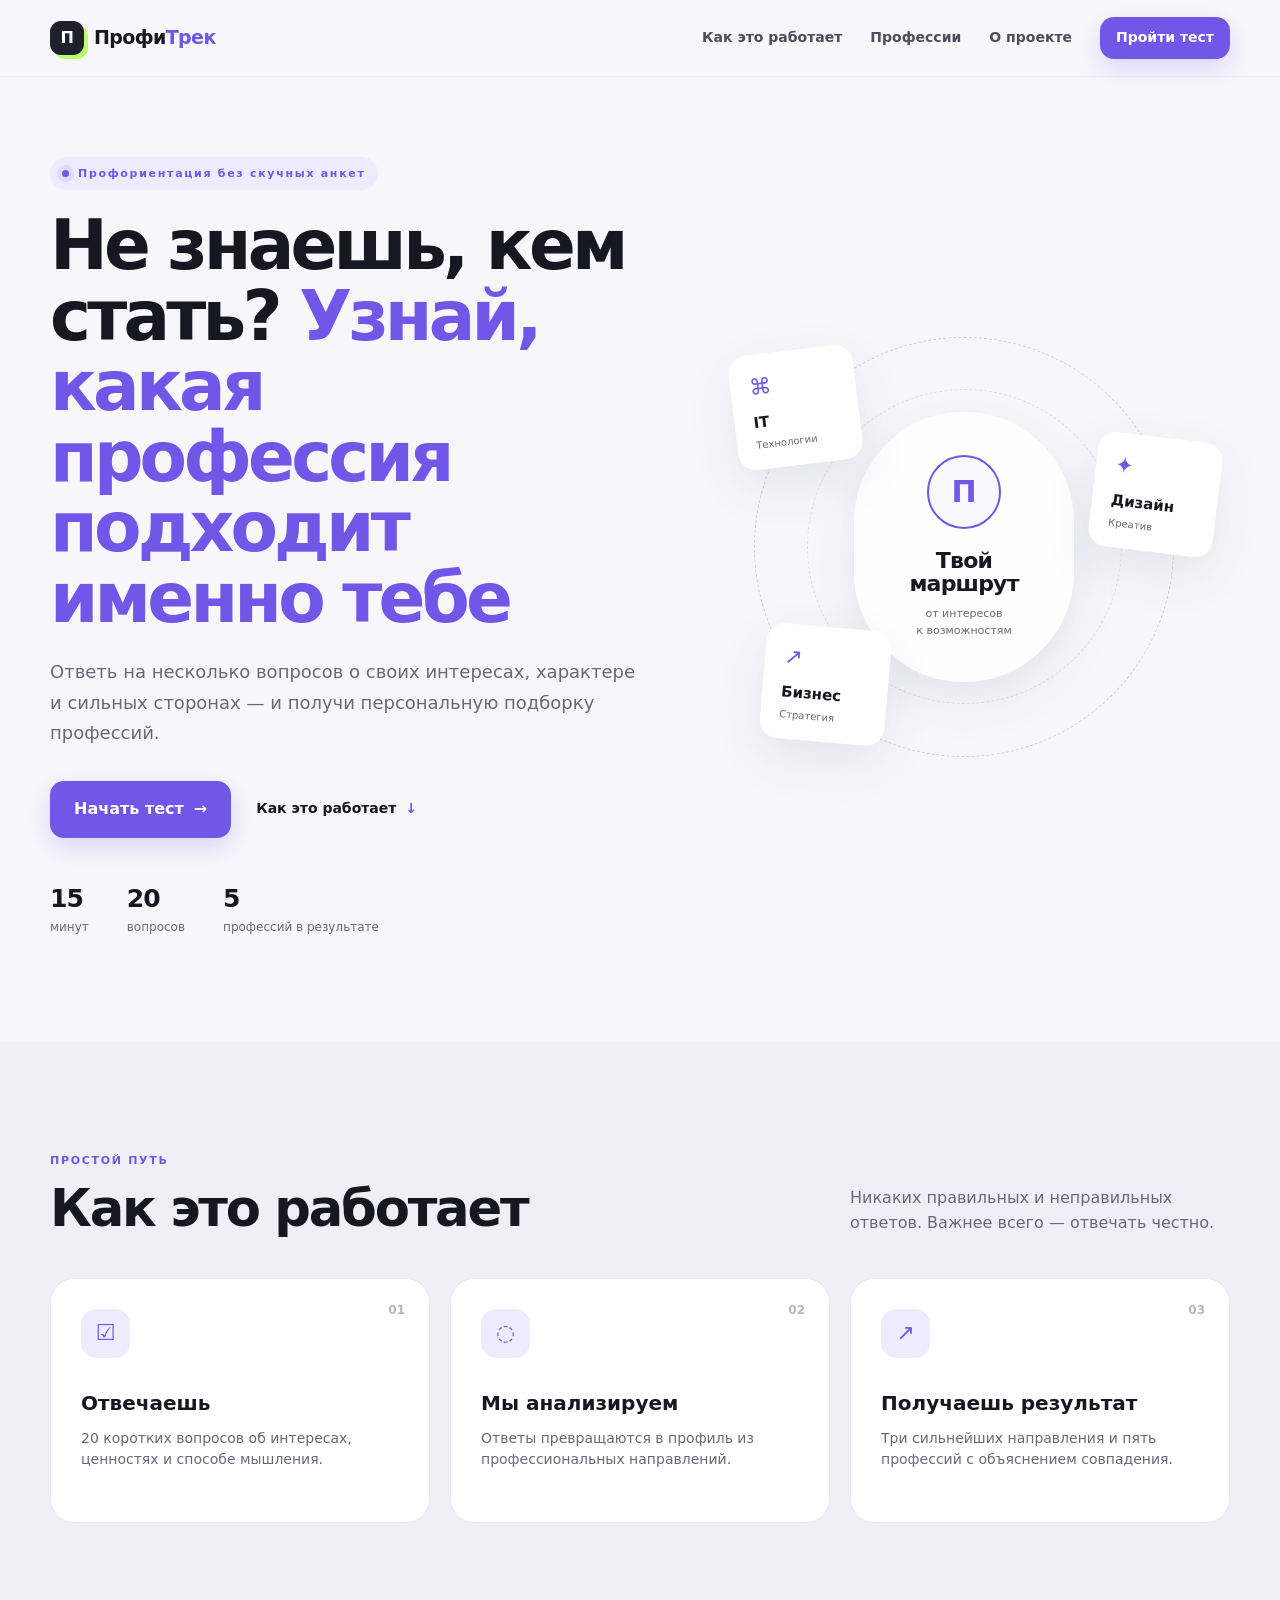
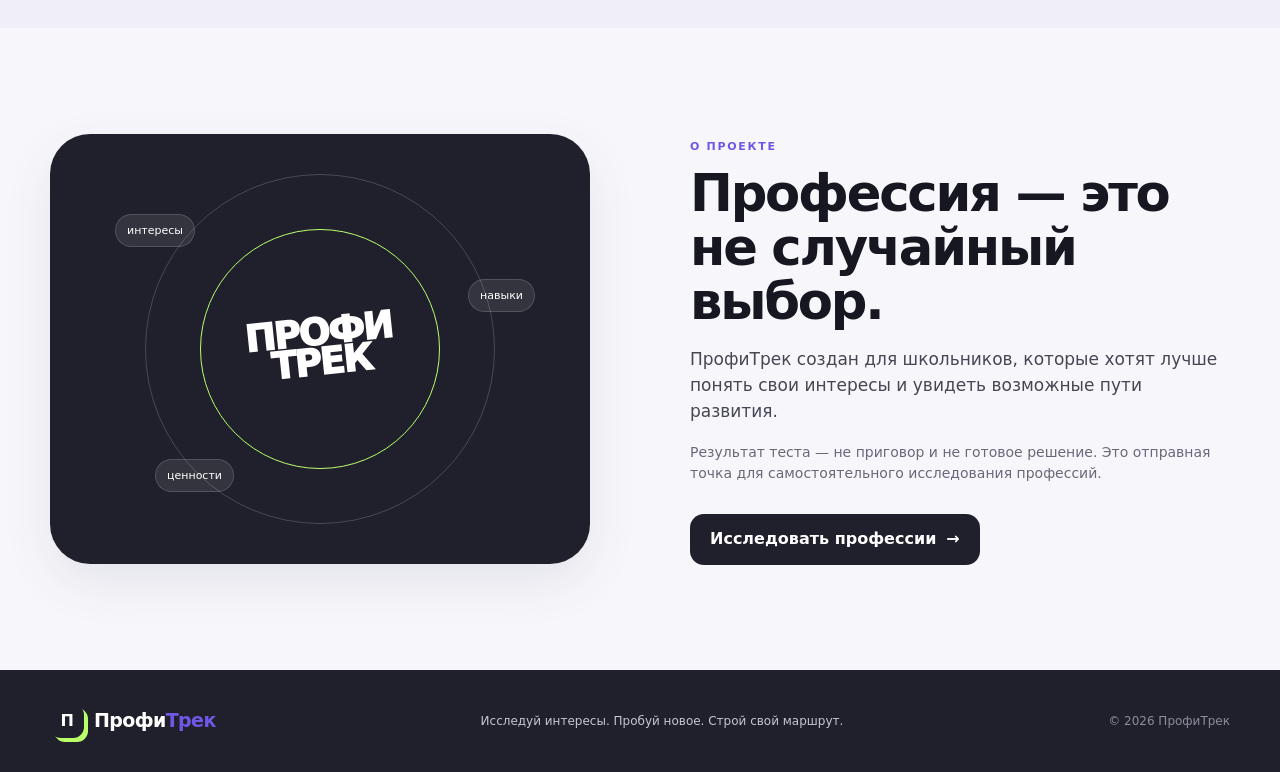
<file: index.html>
<!DOCTYPE html>
<html lang="ru">
<head>
  <meta charset="UTF-8">
  <meta name="viewport" content="width=device-width, initial-scale=1.0">
  <meta name="description" content="ПрофиТрек — интерактивный профориентационный тест для школьников.">
  <title>ПрофиТрек — найди своё направление</title>
  <link rel="stylesheet" href="style.css">
</head>
<body>
  <header class="site-header">
    <div class="container nav-wrap">
      <a class="logo" href="index.html" aria-label="ПрофиТрек">
        <span class="logo-mark">П</span><span>Профи<span>Трек</span></span>
      </a>
      <button class="menu-toggle" aria-label="Открыть меню" aria-expanded="false">☰</button>
      <nav class="main-nav">
        <a href="#how">Как это работает</a>
        <a href="professions.html">Профессии</a>
        <a href="#about">О проекте</a>
        <a class="btn btn-primary btn-small" href="test.html">Пройти тест</a>
      </nav>
    </div>
  </header>

  <main>
    <section class="hero">
      <div class="container hero-grid">
        <div class="hero-copy reveal">
          <div class="eyebrow"><span class="pulse-dot"></span> Профориентация без скучных анкет</div>
          <h1>Не знаешь, кем стать? <span>Узнай, какая профессия подходит именно тебе</span></h1>
          <p class="hero-subtitle">Ответь на несколько вопросов о своих интересах, характере и сильных сторонах — и получи персональную подборку профессий.</p>
          <div class="hero-actions">
            <a class="btn btn-primary btn-large" href="test.html">Начать тест <span>→</span></a>
            <a class="text-link" href="#how">Как это работает <span>↓</span></a>
          </div>
          <div class="hero-stats">
            <div><strong>15</strong><span>минут</span></div>
            <div><strong>20</strong><span>вопросов</span></div>
            <div><strong>5</strong><span>профессий в результате</span></div>
          </div>
        </div>

        <div class="hero-art reveal reveal-delay">
          <div class="orbit orbit-one"></div>
          <div class="orbit orbit-two"></div>
          <div class="career-card card-one"><span class="mini-icon">⌘</span><b>IT</b><small>Технологии</small></div>
          <div class="career-card card-two"><span class="mini-icon">✦</span><b>Дизайн</b><small>Креатив</small></div>
          <div class="career-card card-three"><span class="mini-icon">↗</span><b>Бизнес</b><small>Стратегия</small></div>
          <div class="hero-center">
            <div class="center-ring"><span>П</span></div>
            <strong>Твой<br>маршрут</strong>
            <small>от интересов<br>к возможностям</small>
          </div>
        </div>
      </div>
    </section>

    <section class="section section-soft" id="how">
      <div class="container">
        <div class="section-heading reveal">
          <div>
            <span class="section-kicker">ПРОСТОЙ ПУТЬ</span>
            <h2>Как это работает</h2>
          </div>
          <p>Никаких правильных и неправильных ответов. Важнее всего — отвечать честно.</p>
        </div>
        <div class="steps-grid">
          <article class="step-card reveal">
            <span class="step-number">01</span><div class="step-icon">☑</div>
            <h3>Отвечаешь</h3>
            <p>20 коротких вопросов об интересах, ценностях и способе мышления.</p>
          </article>
          <article class="step-card reveal">
            <span class="step-number">02</span><div class="step-icon">◌</div>
            <h3>Мы анализируем</h3>
            <p>Ответы превращаются в профиль из профессиональных направлений.</p>
          </article>
          <article class="step-card reveal">
            <span class="step-number">03</span><div class="step-icon">↗</div>
            <h3>Получаешь результат</h3>
            <p>Три сильнейших направления и пять профессий с объяснением совпадения.</p>
          </article>
        </div>
      </div>
    </section>

    <section class="section about-section" id="about">
      <div class="container about-grid">
        <div class="about-visual reveal">
          <div class="about-badge">ПРОФИ<br>ТРЕК</div>
          <div class="about-circle circle-a"></div>
          <div class="about-circle circle-b"></div>
          <div class="about-label label-a">интересы</div>
          <div class="about-label label-b">навыки</div>
          <div class="about-label label-c">ценности</div>
        </div>
        <div class="about-copy reveal">
          <span class="section-kicker">О ПРОЕКТЕ</span>
          <h2>Профессия — это не случайный выбор.</h2>
          <p>ПрофиТрек создан для школьников, которые хотят лучше понять свои интересы и увидеть возможные пути развития.</p>
          <p class="muted">Результат теста — не приговор и не готовое решение. Это отправная точка для самостоятельного исследования профессий.</p>
          <a class="btn btn-dark" href="professions.html">Исследовать профессии <span>→</span></a>
        </div>
      </div>
    </section>
  </main>

  <footer class="site-footer">
    <div class="container footer-inner">
      <a class="logo" href="index.html"><span class="logo-mark">П</span><span>Профи<span>Трек</span></span></a>
      <p>Исследуй интересы. Пробуй новое. Строй свой маршрут.</p>
      <span class="footer-note">© 2026 ПрофиТрек</span>
    </div>
  </footer>
  <script src="script.js"></script>
</body>
</html>
</file>
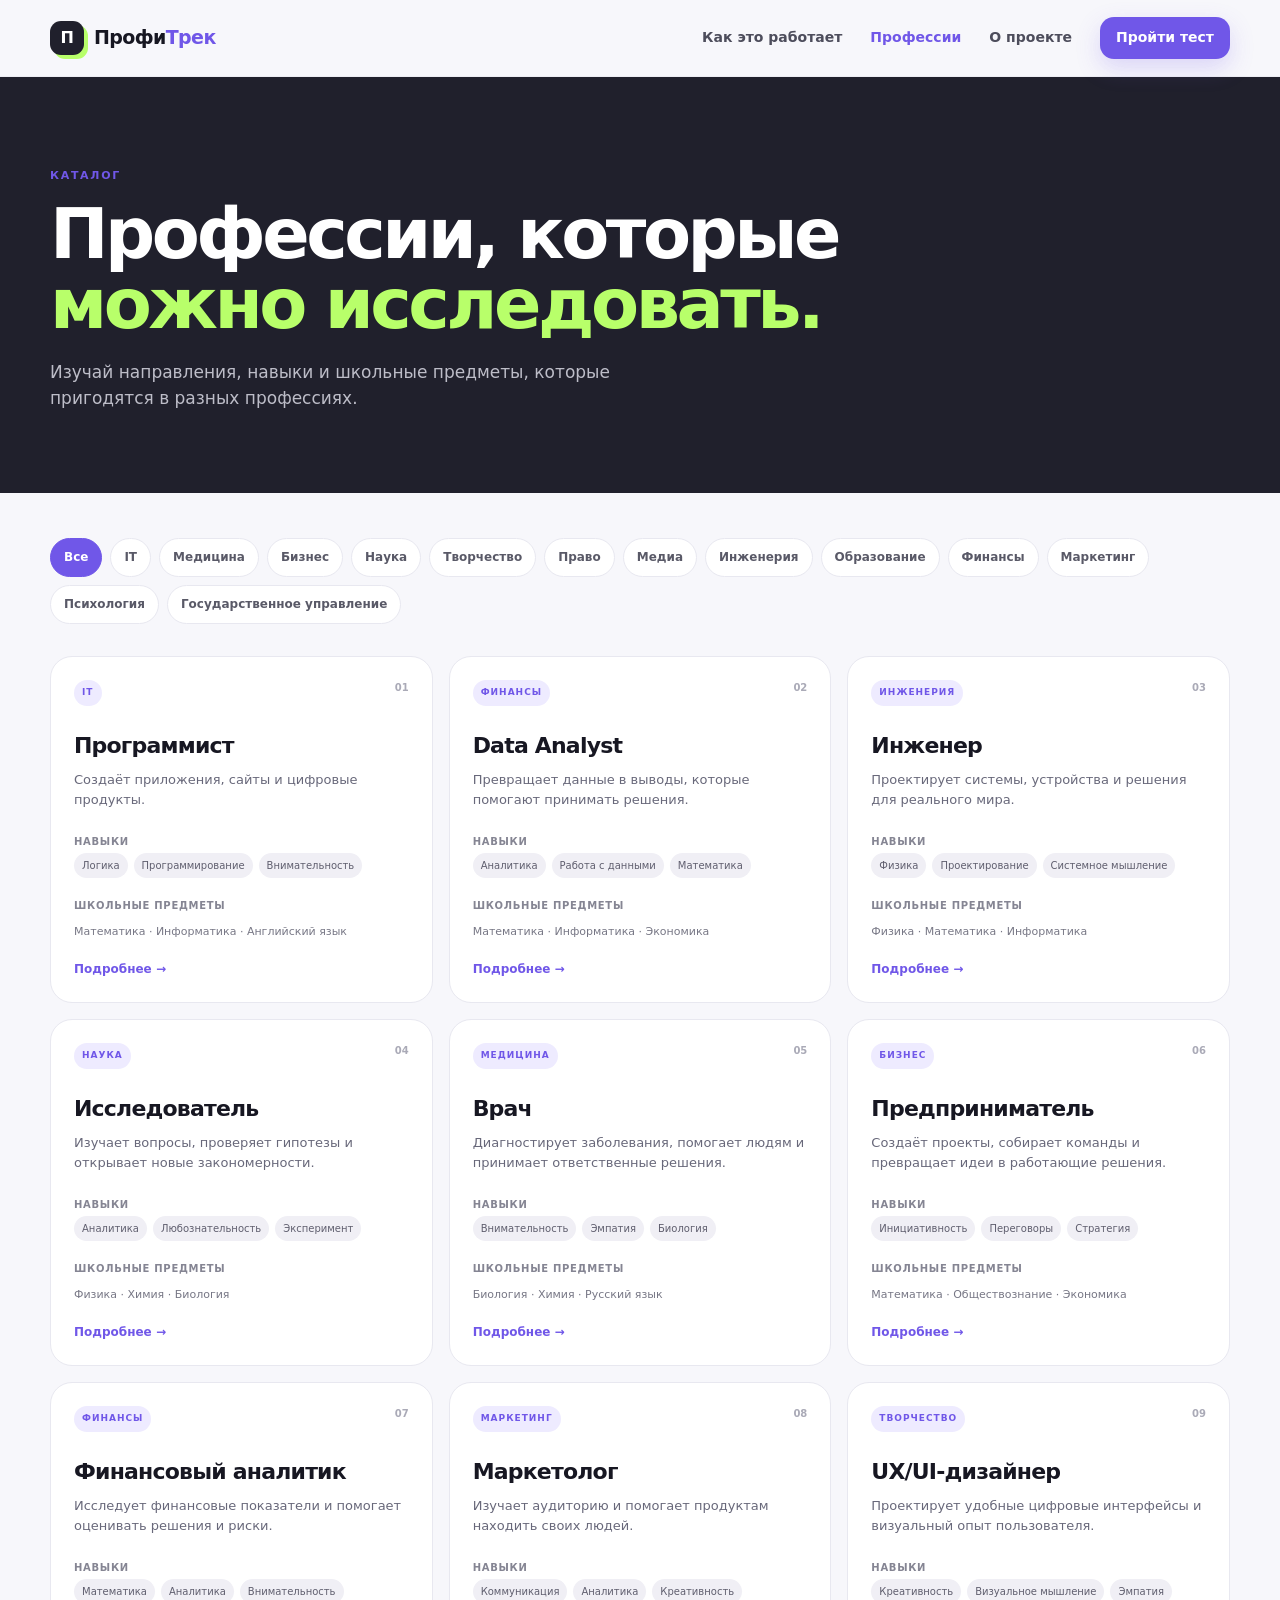
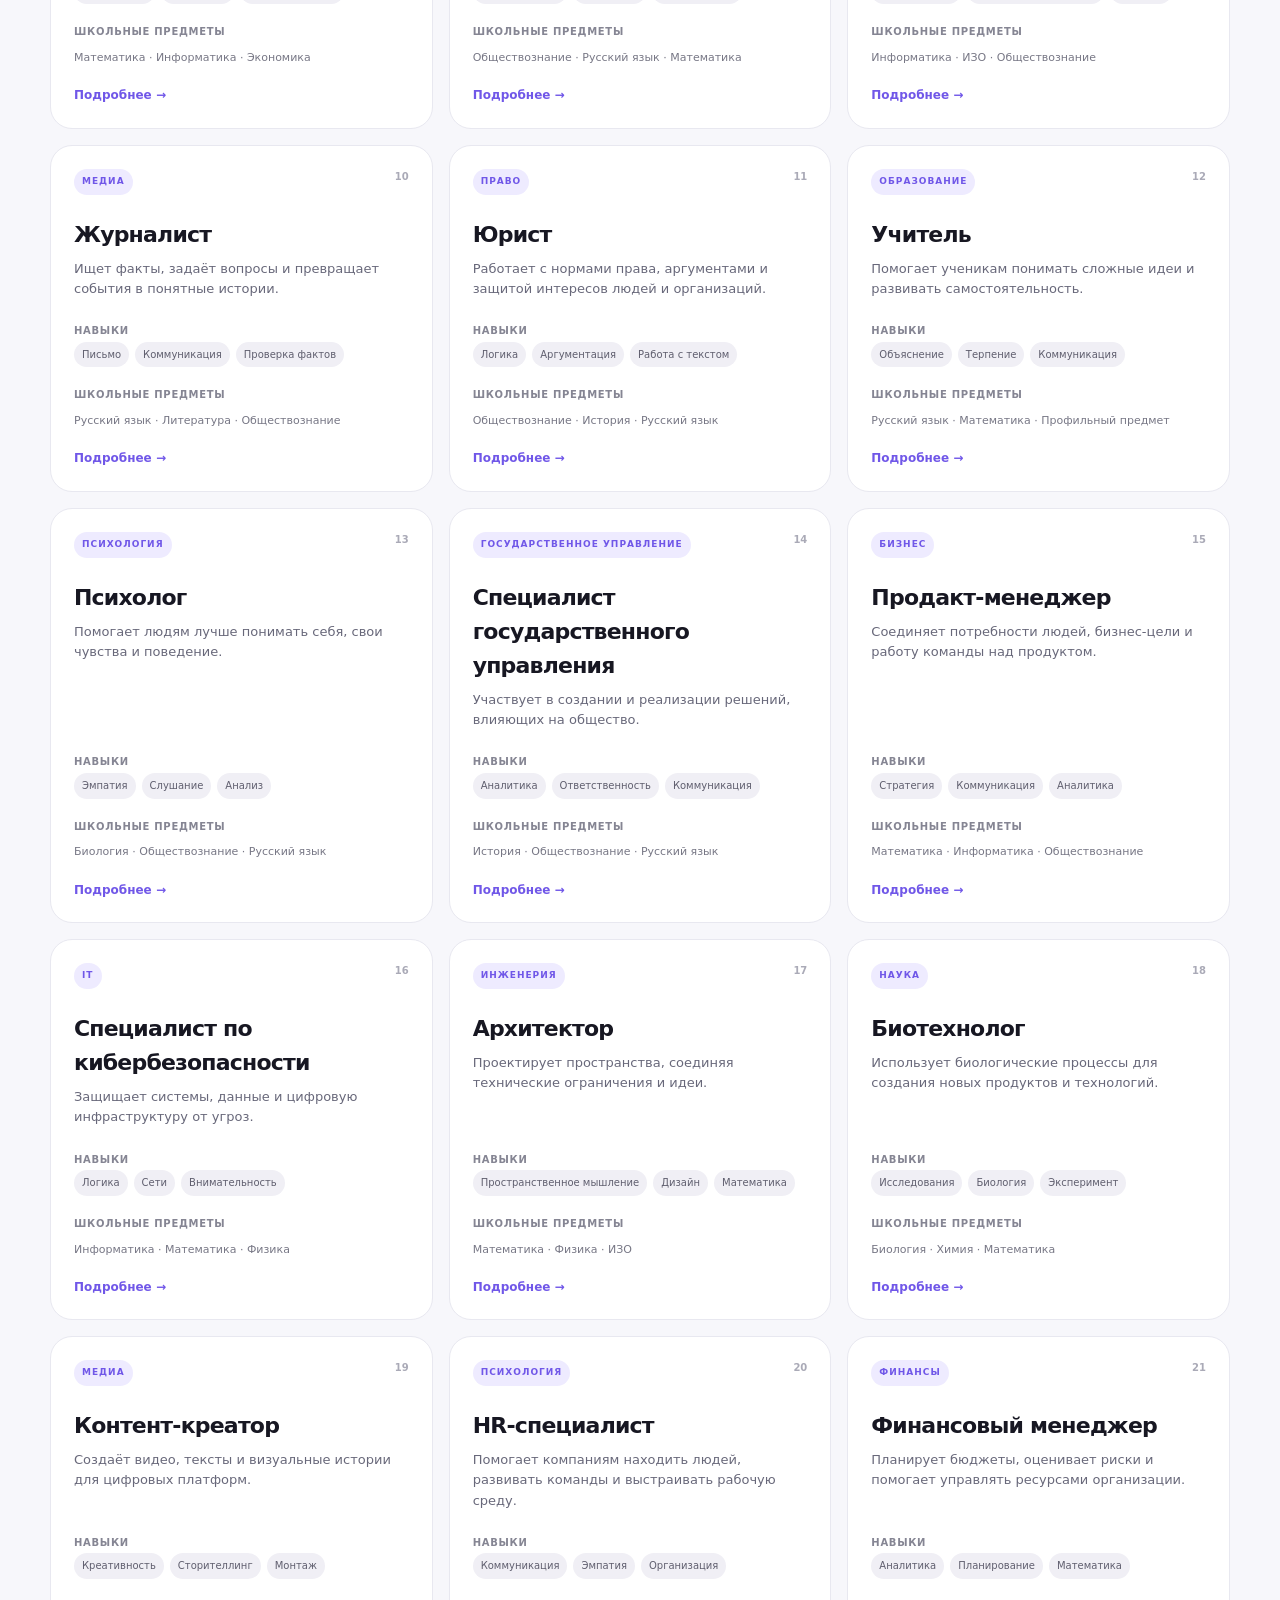
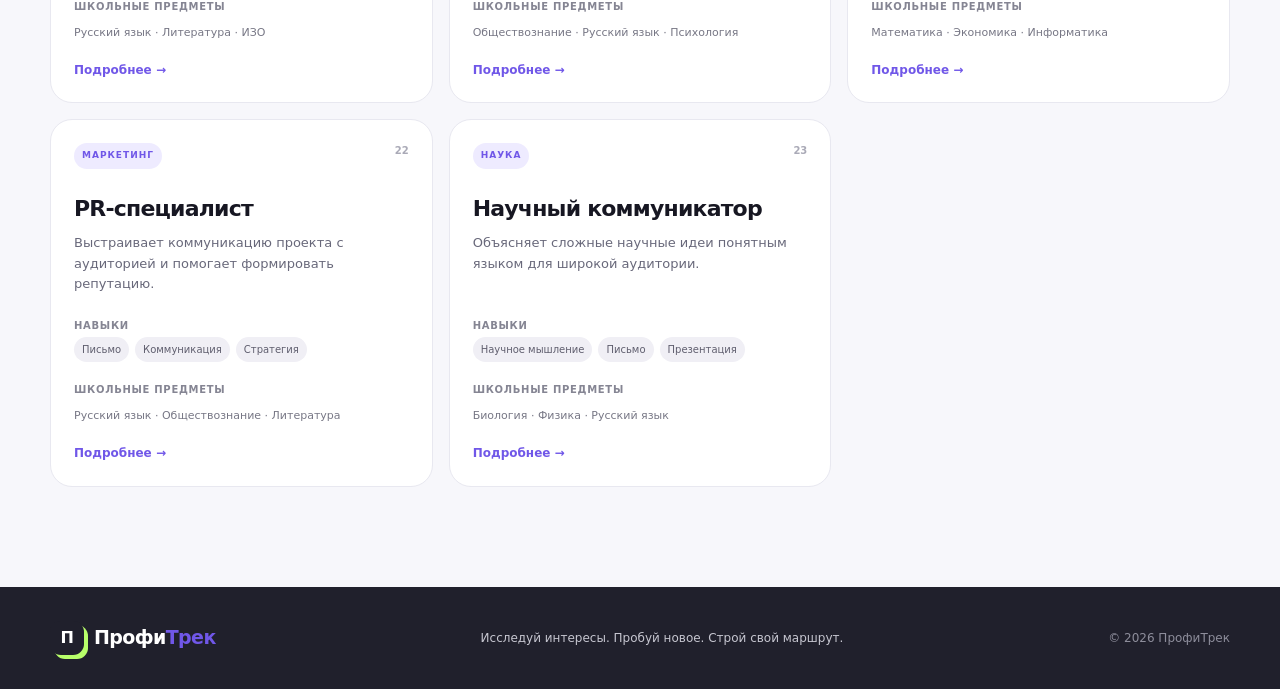
<file: professions.html>
<!DOCTYPE html>
<html lang="ru">
<head>
  <meta charset="UTF-8">
  <meta name="viewport" content="width=device-width, initial-scale=1.0">
  <title>Профессии — ПрофиТрек</title>
  <link rel="stylesheet" href="style.css">
</head>
<body>
  <header class="site-header">
    <div class="container nav-wrap">
      <a class="logo" href="index.html"><span class="logo-mark">П</span><span>Профи<span>Трек</span></span></a>
      <button class="menu-toggle" aria-label="Открыть меню" aria-expanded="false">☰</button>
      <nav class="main-nav">
        <a href="index.html#how">Как это работает</a>
        <a href="professions.html" class="active">Профессии</a>
        <a href="index.html#about">О проекте</a>
        <a class="btn btn-primary btn-small" href="test.html">Пройти тест</a>
      </nav>
    </div>
  </header>

  <main>
    <section class="catalog-hero">
      <div class="container">
        <span class="section-kicker">КАТАЛОГ</span>
        <h1>Профессии, которые<br><span>можно исследовать.</span></h1>
        <p>Изучай направления, навыки и школьные предметы, которые пригодятся в разных профессиях.</p>
      </div>
    </section>

    <section class="catalog-section">
      <div class="container">
        <div class="filters" id="professionFilters"></div>
        <div id="professionGrid" class="profession-catalog-grid"></div>
        <div id="emptyState" class="empty-state hidden">По этому фильтру пока ничего не найдено.</div>
      </div>
    </section>
  </main>

  <footer class="site-footer">
    <div class="container footer-inner">
      <a class="logo" href="index.html"><span class="logo-mark">П</span><span>Профи<span>Трек</span></span></a>
      <p>Исследуй интересы. Пробуй новое. Строй свой маршрут.</p>
      <span class="footer-note">© 2026 ПрофиТрек</span>
    </div>
  </footer>
  <script src="data.js"></script>
  <script src="script.js"></script>
</body>
</html>
</file>
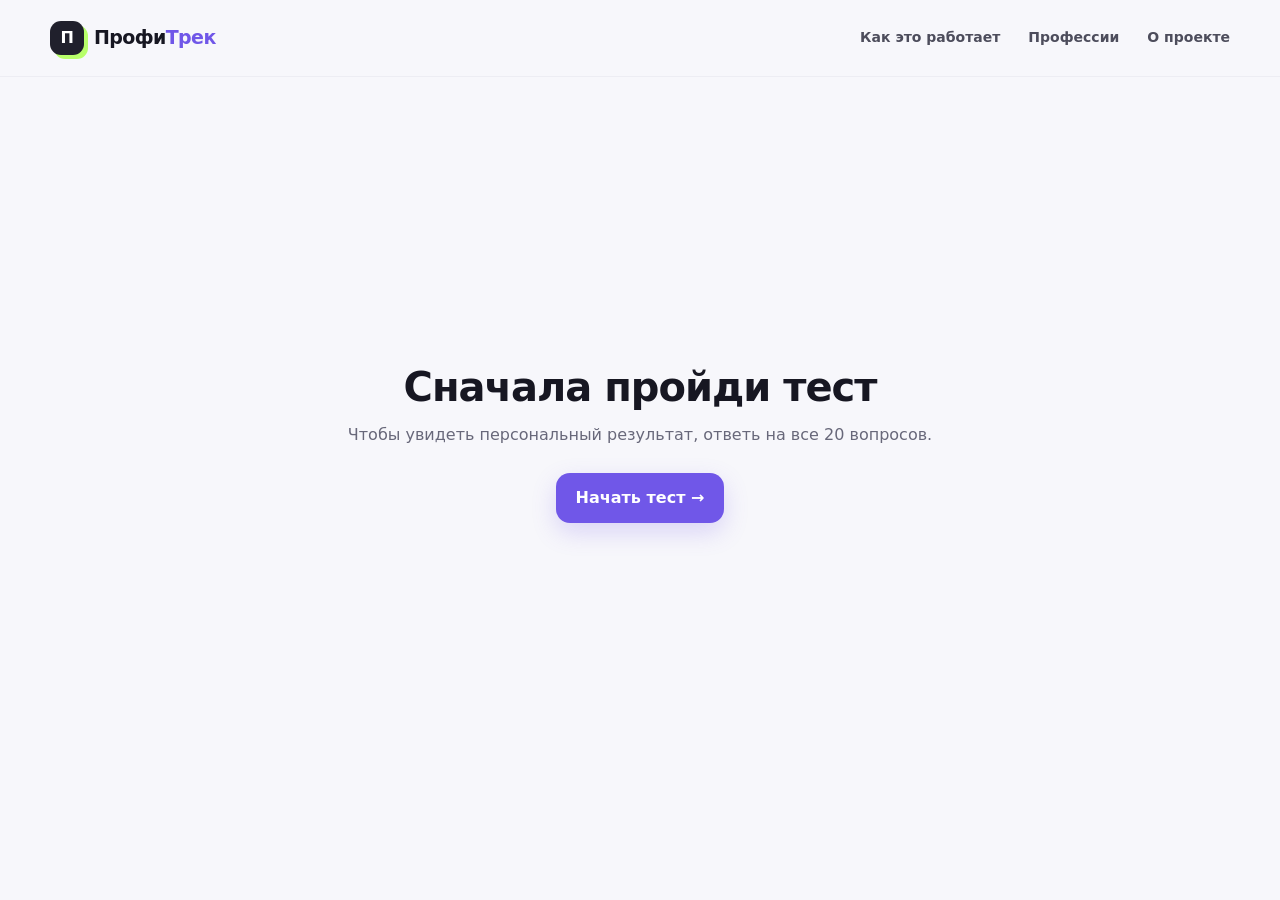
<file: results.html>
<!DOCTYPE html>
<html lang="ru">
<head>
  <meta charset="UTF-8">
  <meta name="viewport" content="width=device-width, initial-scale=1.0">
  <title>Результат — ПрофиТрек</title>
  <link rel="stylesheet" href="style.css">
</head>
<body>
  <header class="site-header">
    <div class="container nav-wrap">
      <a class="logo" href="index.html"><span class="logo-mark">П</span><span>Профи<span>Трек</span></span></a>
      <nav class="main-nav desktop-only">
        <a href="index.html#how">Как это работает</a>
        <a href="professions.html">Профессии</a>
        <a href="index.html#about">О проекте</a>
      </nav>
    </div>
  </header>

  <main class="results-main">
    <div class="container" id="resultsApp">
      <section class="loading-screen" id="loadingScreen">
        <div class="loader"></div>
        <h1>Анализируем твои ответы…</h1>
        <p>Подбираем направления и профессии</p>
      </section>

      <div id="resultsContent" class="results-content hidden">
        <div class="result-header reveal">
          <span class="section-kicker">ТВОЙ ПРОФЕССИОНАЛЬНЫЙ ПРОФИЛЬ</span>
          <h1 id="profileName">Техно-аналитик</h1>
          <p id="profileDescription"></p>
        </div>

        <section class="result-section">
          <div class="section-heading compact">
            <div><span class="section-kicker">ТОП-3</span><h2>Что тебе может подойти</h2></div>
          </div>
          <div id="topDirections" class="direction-list"></div>
        </section>

        <section class="result-section">
          <div class="section-heading compact">
            <div><span class="section-kicker">ТОП-5</span><h2>Профессии для изучения</h2></div>
          </div>
          <div id="topProfessions" class="profession-result-grid"></div>
        </section>

        <div class="result-actions">
          <a class="btn btn-dark" href="professions.html">Посмотреть все профессии →</a>
          <button class="btn btn-outline" id="restartBtn">Пройти тест заново</button>
        </div>
        <p class="disclaimer">Результат показывает направления, которые сильнее всего совпали с твоими ответами. Он не заменяет консультацию и самостоятельное знакомство с профессиями.</p>
      </div>
    </div>
  </main>

  <script src="questions.js"></script>
  <script src="data.js"></script>
  <script src="script.js"></script>
</body>
</html>
</file>
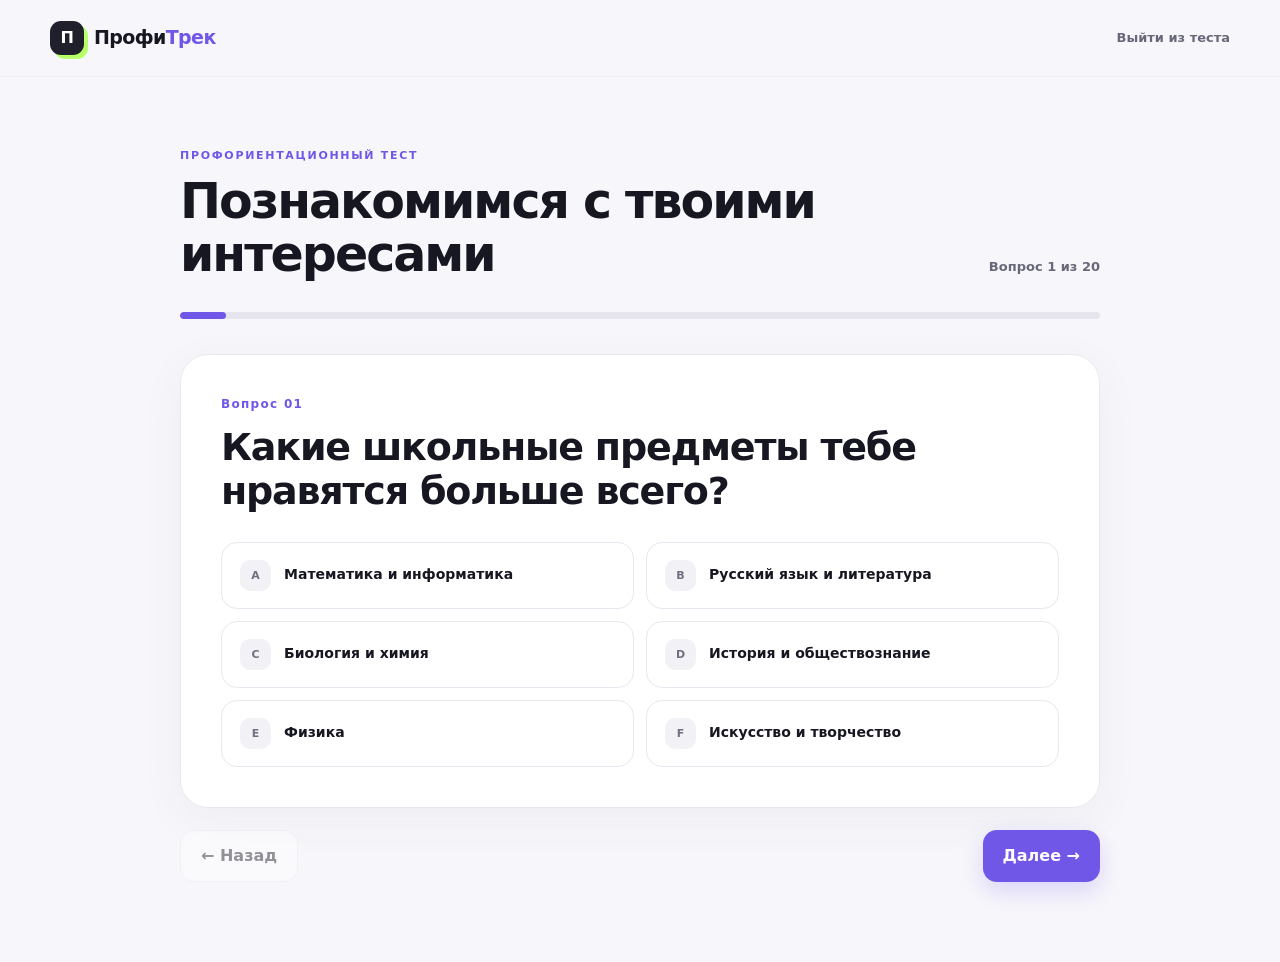
<file: test.html>
<!DOCTYPE html>
<html lang="ru">
<head>
  <meta charset="UTF-8">
  <meta name="viewport" content="width=device-width, initial-scale=1.0">
  <title>Тест — ПрофиТрек</title>
  <link rel="stylesheet" href="style.css">
</head>
<body class="test-page">
  <header class="site-header">
    <div class="container nav-wrap">
      <a class="logo" href="index.html"><span class="logo-mark">П</span><span>Профи<span>Трек</span></span></a>
      <a class="exit-test" href="index.html">Выйти из теста</a>
    </div>
  </header>

  <main class="test-main">
    <div class="container test-container">
      <div class="test-top">
        <div>
          <span class="section-kicker">ПРОФОРИЕНТАЦИОННЫЙ ТЕСТ</span>
          <h1>Познакомимся с твоими интересами</h1>
        </div>
        <div class="question-counter" id="questionCounter">Вопрос 1 из 20</div>
      </div>

      <div class="progress-track" aria-label="Прогресс теста">
        <div class="progress-fill" id="progressFill"></div>
      </div>

      <section class="question-card" id="questionCard">
        <div class="question-meta" id="questionMeta">Вопрос 01</div>
        <h2 id="questionText"></h2>
        <div class="answers-grid" id="answers"></div>
        <div class="test-error" id="testError" role="alert">Выбери один вариант, чтобы продолжить.</div>
      </section>

      <div class="test-controls">
        <button class="btn btn-ghost" id="backBtn">← Назад</button>
        <button class="btn btn-primary" id="nextBtn">Далее →</button>
      </div>
    </div>
  </main>

  <script src="questions.js"></script>
  <script src="data.js"></script>
  <script src="script.js"></script>
</body>
</html>
</file>
<file: style.css>
:root{
  --bg:#f7f7fb; --surface:#fff; --ink:#171722; --muted:#68687a;
  --line:#e8e8f0; --primary:#7057e8; --primary-dark:#5c43d1;
  --accent:#b8ff6a; --soft:#eeebff; --dark:#20202c;
  --shadow:0 18px 50px rgba(37,31,80,.09); --radius:24px;
  --max:1180px;
}
*{box-sizing:border-box}
html{scroll-behavior:smooth}
body{margin:0;background:var(--bg);color:var(--ink);font-family:Inter,ui-sans-serif,system-ui,-apple-system,BlinkMacSystemFont,"Segoe UI",sans-serif;line-height:1.55}
a{text-decoration:none;color:inherit}
button{font:inherit}
.container{width:min(var(--max),calc(100% - 40px));margin:auto}
.site-header{position:sticky;top:0;z-index:50;background:rgba(247,247,251,.86);backdrop-filter:blur(16px);border-bottom:1px solid rgba(232,232,240,.7)}
.nav-wrap{min-height:76px;display:flex;align-items:center;justify-content:space-between;gap:25px}
.logo{display:inline-flex;align-items:center;gap:10px;font-size:19px;font-weight:850;letter-spacing:-.6px}
.logo>span:last-child>span{color:var(--primary)}
.logo-mark{width:34px;height:34px;border-radius:11px;display:grid;place-items:center;color:#fff;background:var(--dark);font-size:16px;box-shadow:4px 4px 0 var(--accent)}
.main-nav{display:flex;align-items:center;gap:28px;font-size:14px;font-weight:650;color:#4d4d5c}
.main-nav a:not(.btn):hover,.main-nav a.active{color:var(--primary)}
.menu-toggle{display:none;border:0;background:none;font-size:25px;cursor:pointer}
.btn{display:inline-flex;align-items:center;justify-content:center;gap:10px;border:0;border-radius:14px;padding:13px 20px;font-weight:750;cursor:pointer;transition:.25s ease}
.btn:hover{transform:translateY(-2px)}
.btn-primary{background:var(--primary);color:#fff;box-shadow:0 9px 25px rgba(112,87,232,.22)}
.btn-primary:hover{background:var(--primary-dark)}
.btn-dark{background:var(--dark);color:#fff}
.btn-outline{background:transparent;border:1px solid #d7d7e3}
.btn-ghost{background:#fff;border:1px solid var(--line);color:var(--ink)}
.btn-small{padding:10px 16px}
.btn-large{padding:16px 24px;font-size:16px}
.hero{padding:80px 0 105px;overflow:hidden}
.hero-grid{display:grid;grid-template-columns:1.05fr .95fr;align-items:center;gap:60px}
.eyebrow,.section-kicker{font-size:11px;letter-spacing:1.7px;font-weight:850;color:var(--primary)}
.eyebrow{display:inline-flex;align-items:center;gap:9px;background:#eeebff;padding:8px 12px;border-radius:999px;margin-bottom:20px}
.pulse-dot{width:7px;height:7px;background:var(--primary);border-radius:50%;box-shadow:0 0 0 5px rgba(112,87,232,.12)}
.hero h1{font-size:clamp(42px,5.4vw,73px);line-height:1.02;letter-spacing:-3.8px;margin:0 0 24px;max-width:760px}
.hero h1 span{color:var(--primary)}
.hero-subtitle{font-size:18px;color:var(--muted);max-width:650px;line-height:1.7}
.hero-actions{display:flex;align-items:center;gap:25px;margin:32px 0 42px}
.text-link{font-weight:750;font-size:14px}
.text-link span{color:var(--primary);margin-left:4px}
.hero-stats{display:flex;gap:38px}
.hero-stats div{display:flex;flex-direction:column}
.hero-stats strong{font-size:25px;letter-spacing:-1px}
.hero-stats span{font-size:12px;color:var(--muted)}
.hero-art{height:510px;position:relative;display:grid;place-items:center}
.hero-center{position:relative;z-index:3;width:220px;height:270px;background:rgba(255,255,255,.84);border:1px solid rgba(255,255,255,.95);border-radius:110px;box-shadow:var(--shadow);display:flex;align-items:center;flex-direction:column;justify-content:center;text-align:center}
.center-ring{width:74px;height:74px;border:2px solid var(--primary);border-radius:50%;display:grid;place-items:center;margin-bottom:20px;background:#f9f8ff}
.center-ring span{font-size:30px;font-weight:900;color:var(--primary)}
.hero-center strong{font-size:22px;line-height:1.05;letter-spacing:-.8px}
.hero-center small{color:var(--muted);margin-top:9px;font-size:11px}
.orbit{position:absolute;border:1px dashed #cfc9f7;border-radius:50%}
.orbit-one{width:420px;height:420px}.orbit-two{width:315px;height:315px;border-color:#dedbed}
.career-card{position:absolute;z-index:4;background:#fff;padding:16px 19px;border-radius:18px;box-shadow:var(--shadow);display:flex;flex-direction:column;min-width:125px}
.career-card b{font-size:15px}.career-card small{font-size:10px;color:var(--muted);margin-top:3px}.mini-icon{font-size:22px;color:var(--primary);margin-bottom:7px}
.card-one{top:58px;left:35px;transform:rotate(-7deg)}.card-two{right:12px;top:145px;transform:rotate(7deg)}.card-three{bottom:60px;left:65px;transform:rotate(5deg)}
.section{padding:105px 0}.section-soft{background:#f0eff7}.section-heading{display:flex;align-items:end;justify-content:space-between;gap:30px;margin-bottom:42px}.section-heading h2,.about-copy h2{font-size:clamp(33px,4vw,52px);line-height:1.05;letter-spacing:-2.2px;margin:10px 0 0}.section-heading p{max-width:380px;color:var(--muted);margin:0}
.steps-grid{display:grid;grid-template-columns:repeat(3,1fr);gap:20px}
.step-card{background:#fff;border:1px solid var(--line);padding:30px;border-radius:var(--radius);position:relative;min-height:245px;transition:.3s}
.step-card:hover{transform:translateY(-8px);box-shadow:var(--shadow);border-color:#d9d2ff}
.step-number{position:absolute;right:24px;top:22px;color:#b6b5c4;font-weight:850;font-size:12px}
.step-icon{width:49px;height:49px;border-radius:15px;background:var(--soft);display:grid;place-items:center;color:var(--primary);font-size:22px;margin-bottom:30px}
.step-card h3{margin:0 0 9px;font-size:20px}.step-card p{color:var(--muted);font-size:14px;margin:0;max-width:310px}
.about-grid{display:grid;grid-template-columns:1fr 1fr;gap:100px;align-items:center}.about-copy p{color:#464654;font-size:17px;max-width:560px}.about-copy .muted{color:var(--muted);font-size:14px}.about-copy .btn{margin-top:15px}
.about-visual{height:430px;background:var(--dark);border-radius:40px;position:relative;overflow:hidden;display:grid;place-items:center;box-shadow:var(--shadow)}
.about-badge{z-index:3;color:#fff;font-size:37px;font-weight:950;line-height:.82;letter-spacing:-2px;transform:rotate(-6deg);text-align:center}.about-circle{position:absolute;border:1px solid rgba(255,255,255,.18);border-radius:50%}.circle-a{width:350px;height:350px}.circle-b{width:240px;height:240px;border-color:var(--accent)}
.about-label{position:absolute;color:#fff;font-size:11px;background:rgba(255,255,255,.09);border:1px solid rgba(255,255,255,.15);padding:7px 11px;border-radius:99px}.label-a{top:80px;left:65px}.label-b{right:55px;top:145px}.label-c{bottom:72px;left:105px}
.site-footer{background:#20202c;color:#c6c6d0;padding:30px 0}.footer-inner{display:flex;align-items:center;justify-content:space-between;gap:20px;font-size:12px}.site-footer .logo{color:#fff}.footer-note{color:#8d8d9b}

.reveal{opacity:0;transform:translateY(22px);transition:opacity .7s ease,transform .7s ease}.reveal.visible{opacity:1;transform:none}.reveal-delay{transition-delay:.12s}
.test-main{min-height:calc(100vh - 77px);padding:65px 0 80px}.test-container{max-width:920px}.test-top{display:flex;justify-content:space-between;gap:30px;align-items:end}.test-top h1{font-size:clamp(30px,4vw,49px);letter-spacing:-2px;line-height:1.08;margin:9px 0 30px}.question-counter{font-size:13px;font-weight:800;color:var(--muted);padding-bottom:34px;white-space:nowrap}
.progress-track{height:7px;background:#e6e5ed;border-radius:99px;overflow:hidden;margin-bottom:35px}.progress-fill{height:100%;width:5%;background:var(--primary);border-radius:99px;transition:width .45s ease}
.question-card{background:#fff;border:1px solid var(--line);border-radius:28px;padding:40px;box-shadow:0 12px 45px rgba(37,31,80,.05)}.question-meta{color:var(--primary);font-size:12px;font-weight:850;letter-spacing:1.3px}.question-card h2{font-size:clamp(25px,3vw,38px);line-height:1.15;letter-spacing:-1.2px;margin:13px 0 28px}.answers-grid{display:grid;grid-template-columns:1fr 1fr;gap:12px}.answer-option{position:relative;display:flex;align-items:center;gap:13px;padding:17px 18px;border:1px solid var(--line);border-radius:16px;cursor:pointer;transition:.2s;background:#fff}.answer-option:hover{border-color:#c9c0fb;background:#fbfaff;transform:translateY(-1px)}.answer-option input{position:absolute;opacity:0}.answer-letter{width:31px;height:31px;border-radius:10px;background:#f1f1f6;display:grid;place-items:center;font-size:11px;font-weight:800;color:#707081;flex:none}.answer-text{font-size:14px;font-weight:650}.answer-check{margin-left:auto;opacity:0;color:var(--primary);font-weight:900}.answer-option.selected{border-color:var(--primary);background:#f7f5ff;box-shadow:0 0 0 3px rgba(112,87,232,.08)}.answer-option.selected .answer-letter{background:var(--primary);color:#fff}.answer-option.selected .answer-check{opacity:1}.test-error{display:none;color:#c13b53;font-size:13px;font-weight:700;margin-top:15px}.test-error.show{display:block}.test-controls{display:flex;justify-content:space-between;margin-top:22px}.btn:disabled{opacity:.45;cursor:not-allowed;transform:none}.exit-test{font-size:13px;color:var(--muted);font-weight:700}.slide-in-right{animation:slideRight .32s ease}.slide-in-left{animation:slideLeft .32s ease}@keyframes slideRight{from{opacity:0;transform:translateX(20px)}to{opacity:1;transform:none}}@keyframes slideLeft{from{opacity:0;transform:translateX(-20px)}to{opacity:1;transform:none}}

.results-main{padding:70px 0 100px}.loading-screen{text-align:center;min-height:65vh;display:grid;place-items:center;align-content:center}.loader{width:48px;height:48px;border:4px solid #dedcf0;border-top-color:var(--primary);border-radius:50%;animation:spin .8s linear infinite;margin-bottom:22px}@keyframes spin{to{transform:rotate(360deg)}}.loading-screen h1{font-size:30px;letter-spacing:-1px;margin:0 0 5px}.loading-screen p{color:var(--muted);margin:0}.hidden{display:none!important}.result-header{max-width:760px;margin-bottom:75px}.result-header h1{font-size:clamp(46px,6vw,72px);letter-spacing:-3.5px;line-height:1;margin:12px 0 18px}.result-header p{font-size:18px;color:var(--muted);max-width:650px}.result-section{margin:65px 0}.section-heading.compact{margin-bottom:27px}.section-heading.compact h2{font-size:34px}.direction-list{display:flex;flex-direction:column;gap:14px}.direction-row{display:flex;align-items:center;gap:20px;background:#fff;border:1px solid var(--line);padding:20px 23px;border-radius:19px}.rank{font-size:25px;width:34px}.direction-main{flex:1}.direction-title{display:flex;justify-content:space-between;gap:20px;margin-bottom:9px}.direction-title strong{font-size:15px}.direction-percent{font-weight:850;color:var(--primary)}.result-bar{height:9px;background:#eeedf3;border-radius:99px;overflow:hidden}.result-bar span{display:block;height:100%;background:var(--primary);border-radius:99px;animation:barIn .8s ease}@keyframes barIn{from{width:0!important}}
.profession-result-grid{display:grid;grid-template-columns:repeat(2,1fr);gap:17px}.result-prof-card{background:#fff;border:1px solid var(--line);border-radius:22px;padding:25px;position:relative}.result-prof-card:nth-child(1){grid-column:span 2;background:var(--dark);color:#fff;border-color:var(--dark)}.prof-rank{font-size:11px;font-weight:850;color:var(--primary);letter-spacing:1px}.prof-result-head{display:flex;align-items:start;justify-content:space-between;gap:20px}.prof-result-head h3{font-size:23px;letter-spacing:-.7px;margin:7px 0 7px}.match{font-size:20px;font-weight:900;color:var(--primary)}.result-prof-card p{font-size:13px;color:#69697a}.result-prof-card:nth-child(1) p{color:#c9c9d3}.why{background:#f5f4f9;border-radius:14px;padding:12px;margin:15px 0;font-size:12px;display:flex;flex-direction:column;gap:3px}.result-prof-card:nth-child(1) .why{background:rgba(255,255,255,.08)}.why span{color:#69697a}.result-prof-card:nth-child(1) .why span{color:#c9c9d3}.tag-group{display:flex;flex-wrap:wrap;gap:6px}.tag-group span{font-size:10px;padding:5px 8px;border-radius:99px;background:#f0eff5;color:#5f5e6e}.result-prof-card:nth-child(1) .tag-group span{background:rgba(255,255,255,.1);color:#d6d6df}.subject-line{font-size:11px;color:#737382;margin-top:15px}.result-prof-card:nth-child(1) .subject-line{color:#aaaab8}.result-actions{display:flex;gap:12px;margin-top:50px}.disclaimer{font-size:11px;color:#90909d;margin-top:18px}.empty-result{text-align:center;padding:80px 0}.empty-result h1{font-size:40px}.empty-result p{color:var(--muted);margin-bottom:25px}

.catalog-hero{padding:85px 0 65px;background:#20202c;color:#fff}.catalog-hero h1{font-size:clamp(45px,6vw,70px);line-height:1;letter-spacing:-3.5px;margin:12px 0 20px}.catalog-hero h1 span{color:var(--accent)}.catalog-hero p{max-width:600px;color:#bdbdc8;font-size:17px}.catalog-section{padding:45px 0 100px}.filters{display:flex;gap:8px;flex-wrap:wrap;margin-bottom:32px}.filter-btn{border:1px solid var(--line);background:#fff;color:#595967;padding:9px 13px;border-radius:99px;font-size:12px;font-weight:750;cursor:pointer;transition:.2s}.filter-btn:hover{border-color:#bfb6f7}.filter-btn.active{background:var(--primary);border-color:var(--primary);color:#fff}.profession-catalog-grid{display:grid;grid-template-columns:repeat(3,1fr);gap:16px}.catalog-card{background:#fff;border:1px solid var(--line);border-radius:22px;padding:23px;min-height:330px;display:flex;flex-direction:column;transition:.25s}.catalog-card:hover{transform:translateY(-5px);box-shadow:var(--shadow)}.catalog-card-top{display:flex;justify-content:space-between}.category-chip{font-size:9px;font-weight:850;text-transform:uppercase;letter-spacing:1px;color:var(--primary);background:var(--soft);padding:6px 8px;border-radius:99px}.card-number{font-size:10px;color:#aaaab7;font-weight:800}.catalog-card h2{font-size:22px;letter-spacing:-.8px;margin:23px 0 7px}.catalog-card>p{font-size:13px;color:var(--muted);margin:0 0 18px}.catalog-info{margin-top:auto}.catalog-info+ .catalog-info{margin-top:14px}.catalog-info strong{font-size:10px;text-transform:uppercase;letter-spacing:.7px;color:#858593}.subject-text{font-size:11px!important;color:#777785!important;margin:6px 0 0!important}.catalog-more{margin-top:20px;background:none;border:0;padding:0;text-align:left;color:var(--primary);font-weight:850;font-size:12px;cursor:pointer}.catalog-card.expanded{border-color:#cfc7f8}.catalog-card.expanded:after{content:"Совет: попробуй найти бесплатный вводный курс или мини-проект по этой профессии и проверь интерес на практике.";display:block;margin-top:13px;padding:11px;border-radius:12px;background:#f6f4ff;color:#656276;font-size:11px}.empty-state{text-align:center;padding:50px;color:var(--muted)}

@media(max-width:900px){
  .hero-grid,.about-grid{grid-template-columns:1fr}.hero{padding-top:55px}.hero-art{height:420px}.about-grid{gap:45px}.profession-catalog-grid{grid-template-columns:repeat(2,1fr)}
}
@media(max-width:700px){
  .container{width:min(100% - 28px,1180px)}.nav-wrap{min-height:67px}.menu-toggle{display:block}.main-nav{display:none;position:absolute;top:67px;left:0;right:0;background:rgba(247,247,251,.98);padding:18px 20px;flex-direction:column;align-items:stretch;border-bottom:1px solid var(--line);box-shadow:0 15px 25px rgba(0,0,0,.05)}.main-nav.open{display:flex}.main-nav .btn{text-align:center}.hero{padding:45px 0 70px}.hero h1{font-size:43px;letter-spacing:-2.5px}.hero-subtitle{font-size:16px}.hero-actions{flex-direction:column;align-items:stretch;gap:15px}.text-link{text-align:center}.hero-stats{justify-content:space-between;gap:10px}.hero-stats strong{font-size:22px}.hero-art{height:350px;transform:scale(.88)}.card-one{left:5px}.card-three{left:15px}.card-two{right:0}.section{padding:75px 0}.section-heading{display:block}.section-heading p{margin-top:15px}.steps-grid,.answers-grid,.profession-result-grid{grid-template-columns:1fr}.step-card{min-height:205px}.about-visual{height:330px}.footer-inner{flex-direction:column;align-items:flex-start}.test-main{padding:35px 0 55px}.test-top{display:block}.test-top h1{margin-bottom:15px}.question-counter{padding-bottom:18px}.question-card{padding:23px;border-radius:21px}.answers-grid{gap:9px}.answer-option{padding:15px}.test-controls{gap:10px}.test-controls .btn{flex:1}.result-header{margin-bottom:50px}.result-header h1{font-size:48px;letter-spacing:-2.5px}.direction-row{padding:16px}.profession-result-grid{gap:12px}.result-prof-card:nth-child(1){grid-column:auto}.result-actions{flex-direction:column}.catalog-hero{padding:60px 0 50px}.catalog-hero h1{font-size:47px;letter-spacing:-2.5px}.catalog-section{padding-top:30px}.filters{overflow-x:auto;flex-wrap:nowrap;padding-bottom:7px;scrollbar-width:none}.filter-btn{white-space:nowrap}.profession-catalog-grid{grid-template-columns:1fr}.desktop-only{display:none}.site-footer p{margin:0}
}
@media(max-width:390px){.hero h1{font-size:38px}.hero-art{transform:scale(.78);margin:-25px 0}.question-card h2{font-size:25px}.answer-text{font-size:13px}}
</file>
